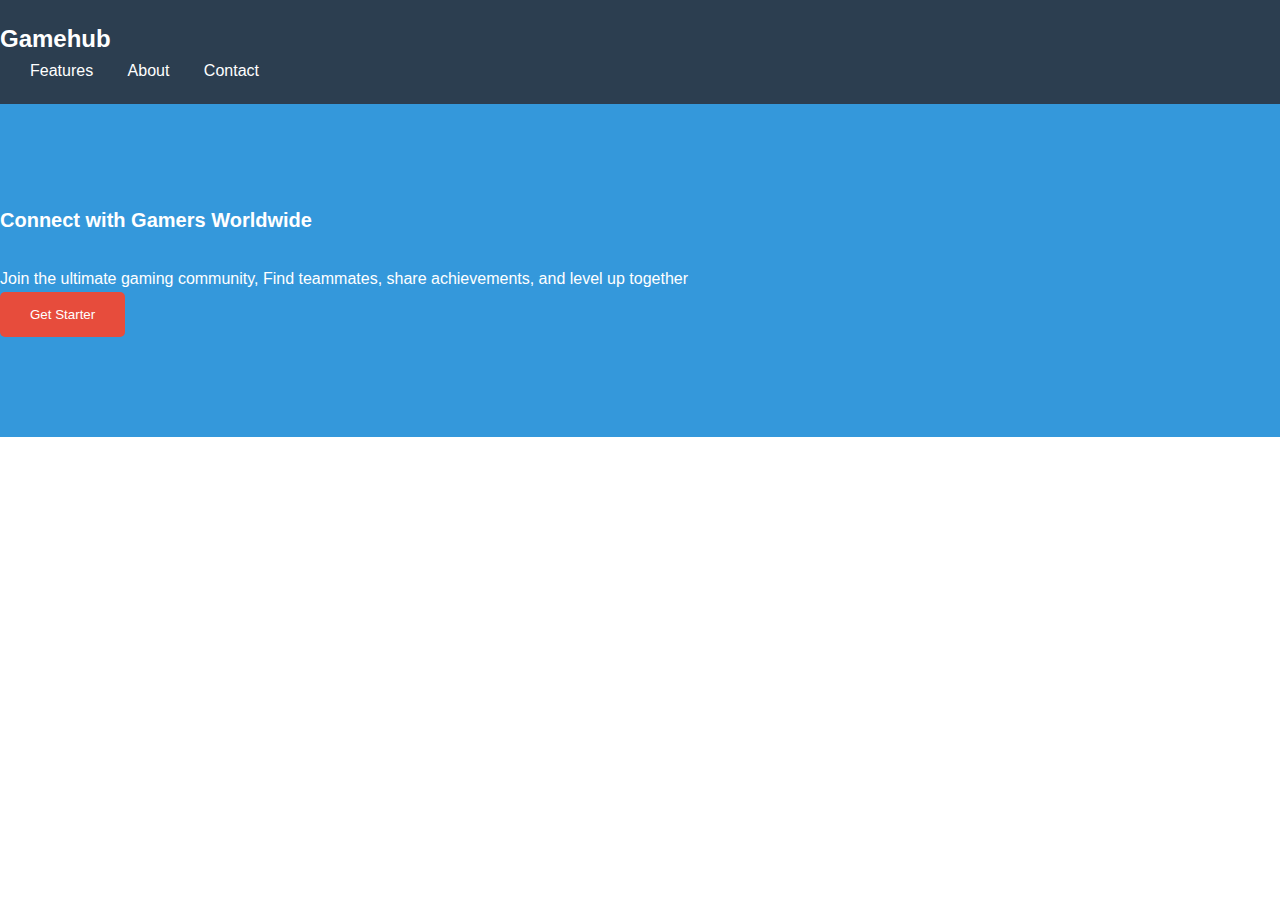
<file: index.html>
<!DOCTYPE html>
<html lang="en">
<head>
    <meta charset="UTF-8">
    <meta name="viewport" content="width=device-width, initial-scale=1.0">
    <title>GameHub - Your Gaming Community</title>
    <link rel="stylesheet" href="style.css">
</head>
<body>
    <header class="main-header">
        <div class="container">
            <div class="logo">Gamehub</div>
            <nav class="main-nav">
                <a href="#features">Features</a>
                <a href="#about">About</a>
                <a href="#contact">Contact</a>
            </nav>
        </div>
    </header>

    <section class="hero">
        <div class="container">
            <h1 class="hero-title">Connect with Gamers Worldwide</h1>
            <p class="hero-subtitle">Join the ultimate gaming community, Find teammates, share achievements, and level up together</p>
            <button class="btn btn-primary">Get Starter</button>
        </div>
    </section>
</body>
</html>
</file>
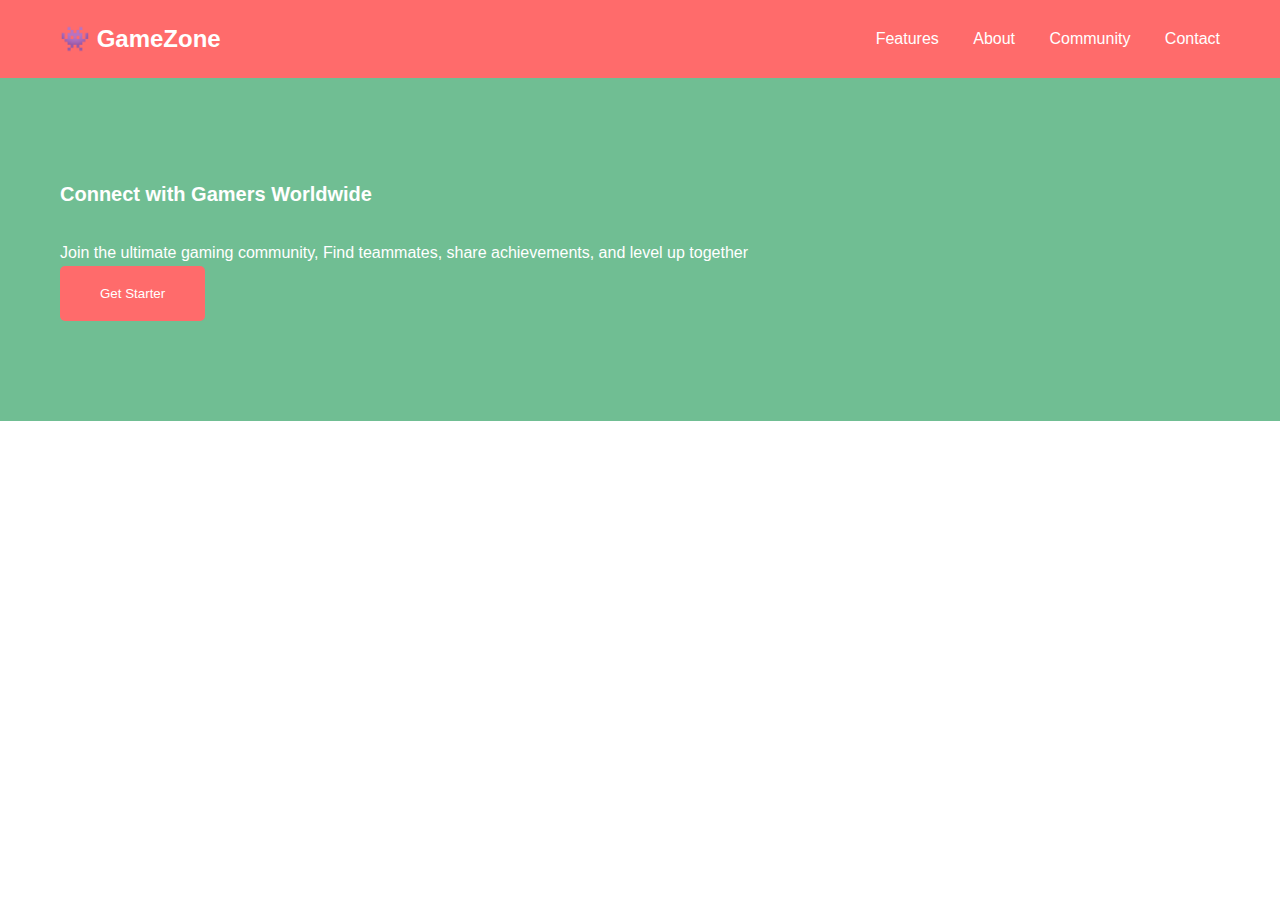
<file: Lesson7-Flexbox-Card-Layouts/index.html>
<!DOCTYPE html>
<html lang="en">
<head>
    <meta charset="UTF-8">
    <meta name="viewport" content="width=device-width, initial-scale=1.0">
    <title>GameHub - Your Gaming Community</title>
    <link rel="stylesheet" href="style.css">
</head>
<body>
    <header class="main-header">
        <div class="container">
            <div class="logo">👾 GameZone</div>
            <nav class="main-nav">
                <a href="#features">Features</a>
                <a href="#about">About</a>
                  <a href="#community">Community</a>
                <a href="#contact">Contact</a>
            </nav>
        </div>
    </header>

    <section class="hero">
        <div class="container">
            <h1 class="hero-title">Connect with Gamers Worldwide</h1>
            <p class="hero-subtitle">Join the ultimate gaming community, Find teammates, share achievements, and level up together</p>
            <button class="btn btn-primary">Get Starter</button>
        </div>
    </section>
</body>
</html>
</file>
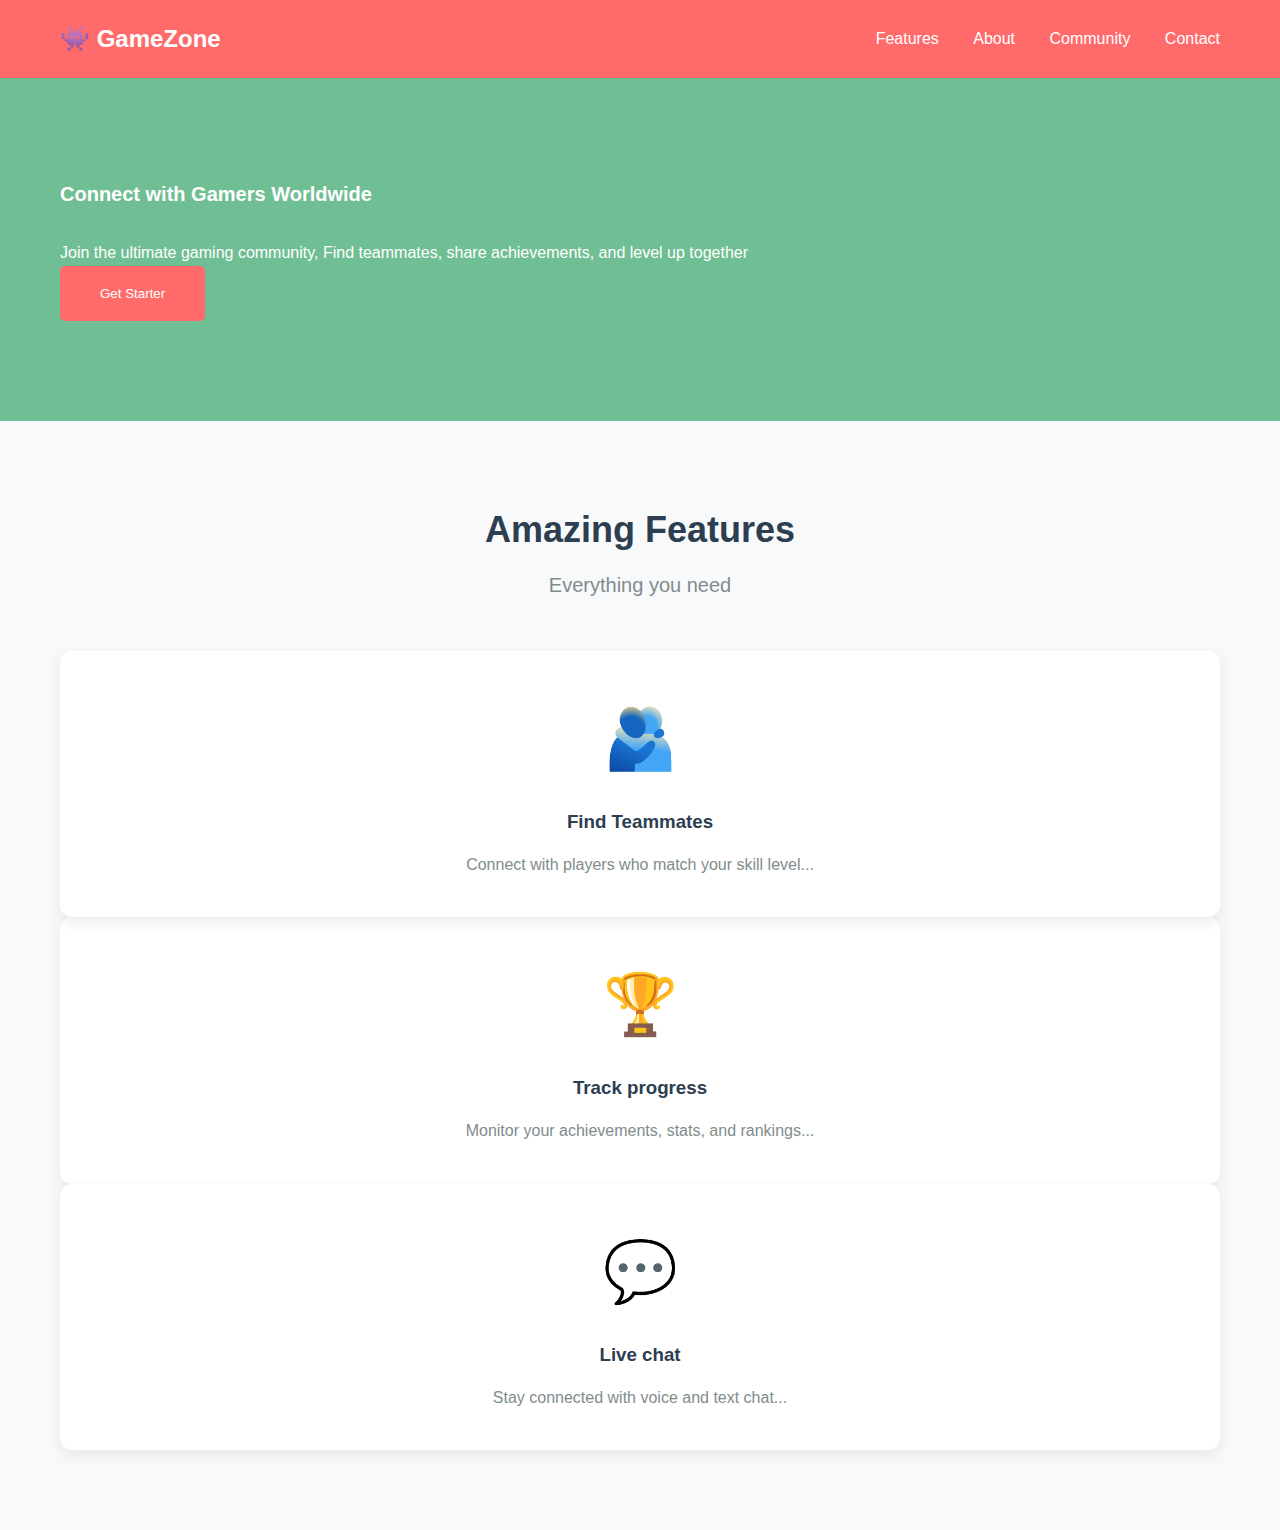
<file: Lesson8-Flexbox-Card-Layouts/index.html>
<!DOCTYPE html>
<html lang="en">
<head>
    <meta charset="UTF-8">
    <meta name="viewport" content="width=device-width, initial-scale=1.0">
    <title>GameHub - Your Gaming Community</title>
    <link rel="stylesheet" href="style.css">
</head>
<body>
    <header class="main-header">
        <div class="container">
            <div class="logo">👾 GameZone</div>
            <nav class="main-nav">
                <a href="#features">Features</a>
                <a href="#about">About</a>
                  <a href="#community">Community</a>
                <a href="#contact">Contact</a>
            </nav>
        </div>
    </header>

    <section class="hero">
        <div class="container">
            <h1 class="hero-title">Connect with Gamers Worldwide</h1>
            <p class="hero-subtitle">Join the ultimate gaming community, Find teammates, share achievements, and level up together</p>
            <button class="btn btn-primary">Get Starter</button>
        </div>
    </section>
    <section id="features" class="features">
        <div class="container">
            <h2 class="section-title">Amazing Features</h2>
            <p class="section-subtitle">
                Everything you need
            </p>
            <div class="features-grid">
                <div class="feature-card">
                <div class="feature-icon">🫂</div>
                <h3>Find Teammates</h3>
                <p>Connect with players who match your skill level...</p>
                </div>
            </div>
            <div class="feature-card">
                <div class="feature-icon">🏆</div>
                <h3>Track progress</h3>
                <p>Monitor your achievements, stats, and rankings...</p>
            </div>
               <div class="feature-card">
                <div class="feature-icon">💬</div>
                <h3>Live chat</h3>
                <p>Stay connected with voice and text chat...</p>
                
            </div>
        </div>
    </div>
    </section>
</body>
</html>
</file>
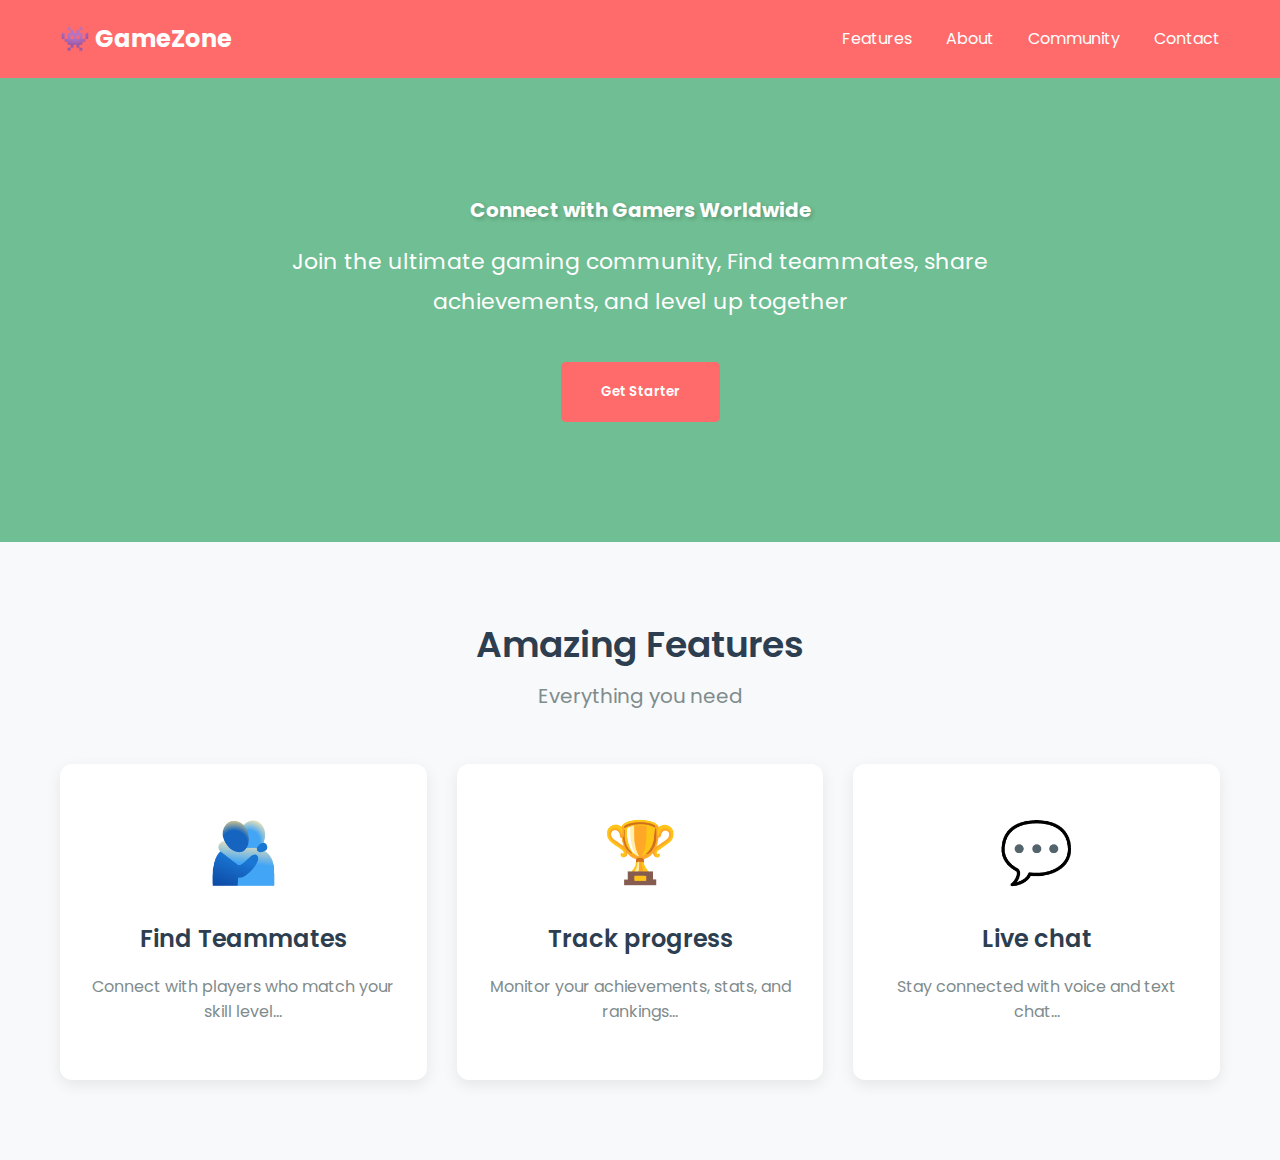
<file: lesson9-fonts/index.html>
<!DOCTYPE html>
<html lang="en">
<head>
    <meta charset="UTF-8">
    <meta name="viewport" content="width=device-width, initial-scale=1.0">
    <title>GameHub - Your Gaming Community</title>
     <link href="https://fonts.googleapis.com/css2?family=Poppins:wght@400;600;700&display=swap" rel="stylesheet">
    <link rel="stylesheet" href="style.css">
</head>
<body>
    <header class="main-header">
        <div class="container">
            <div class="logo">👾 GameZone</div>
            <nav class="main-nav">
                <a href="#features">Features</a>
                <a href="#about">About</a>
                  <a href="#community">Community</a>
                <a href="#contact">Contact</a>
            </nav>
        </div>
    </header>

    <section class="hero">
        <div class="container">
            <h1 class="hero-title">Connect with Gamers Worldwide</h1>
            <p class="hero-subtitle">Join the ultimate gaming community, Find teammates, share achievements, and level up together</p>
            <button class="btn btn-primary">Get Starter</button>
        </div>
    </section>
    <section id="features" class="features">
        <div class="container">
            <h2 class="section-title">Amazing Features</h2>
            <p class="section-subtitle">
                Everything you need
            </p>
            <div class="features-grid">
                <div class="feature-card">
                <div class="feature-icon">🫂</div>
                <h3>Find Teammates</h3>
                <p>Connect with players who match your skill level...</p>
                </div>

            <div class="feature-card">
                <div class="feature-icon">🏆</div>
                <h3>Track progress</h3>
                <p>Monitor your achievements, stats, and rankings...</p>
            </div>
               <div class="feature-card">
                <div class="feature-icon">💬</div>
                <h3>Live chat</h3>
                <p>Stay connected with voice and text chat...</p>
                
            </div>
        </div>
    </div>
    </section>
</body>
</html>
</file>
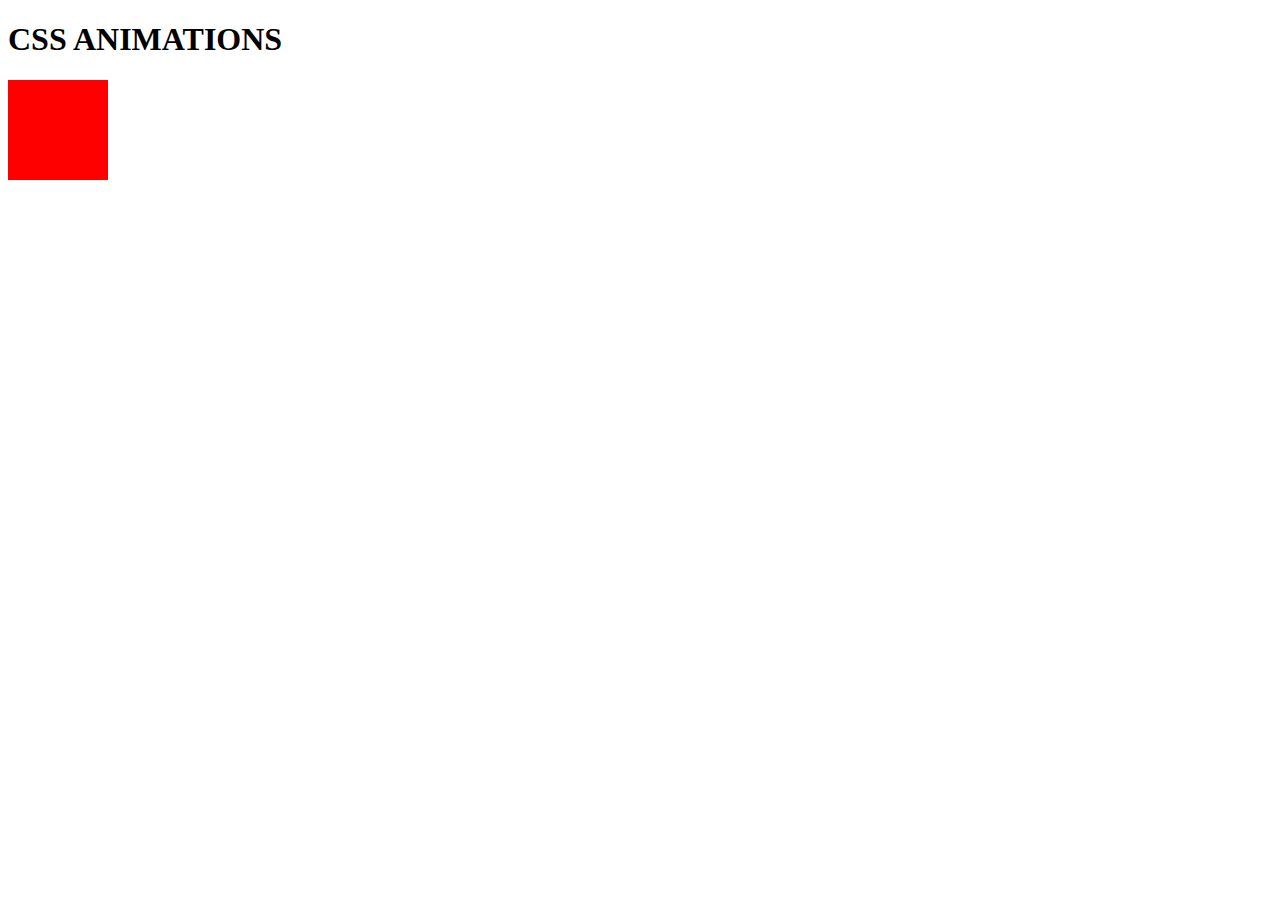
<file: Lesson13-Animations/Part1/index.html>
<!DOCTYPE html>
<html lang="en">
<head>
    <meta charset="UTF-8">
    <meta name="viewport" content="width=device-width, initial-scale=1.0">
    <title>Document</title>
    <link rel="stylesheet" href="style.css">
</head>
<body>
    <h1>CSS ANIMATIONS</h1>
    <div></div>
</body>
</html>
</file>
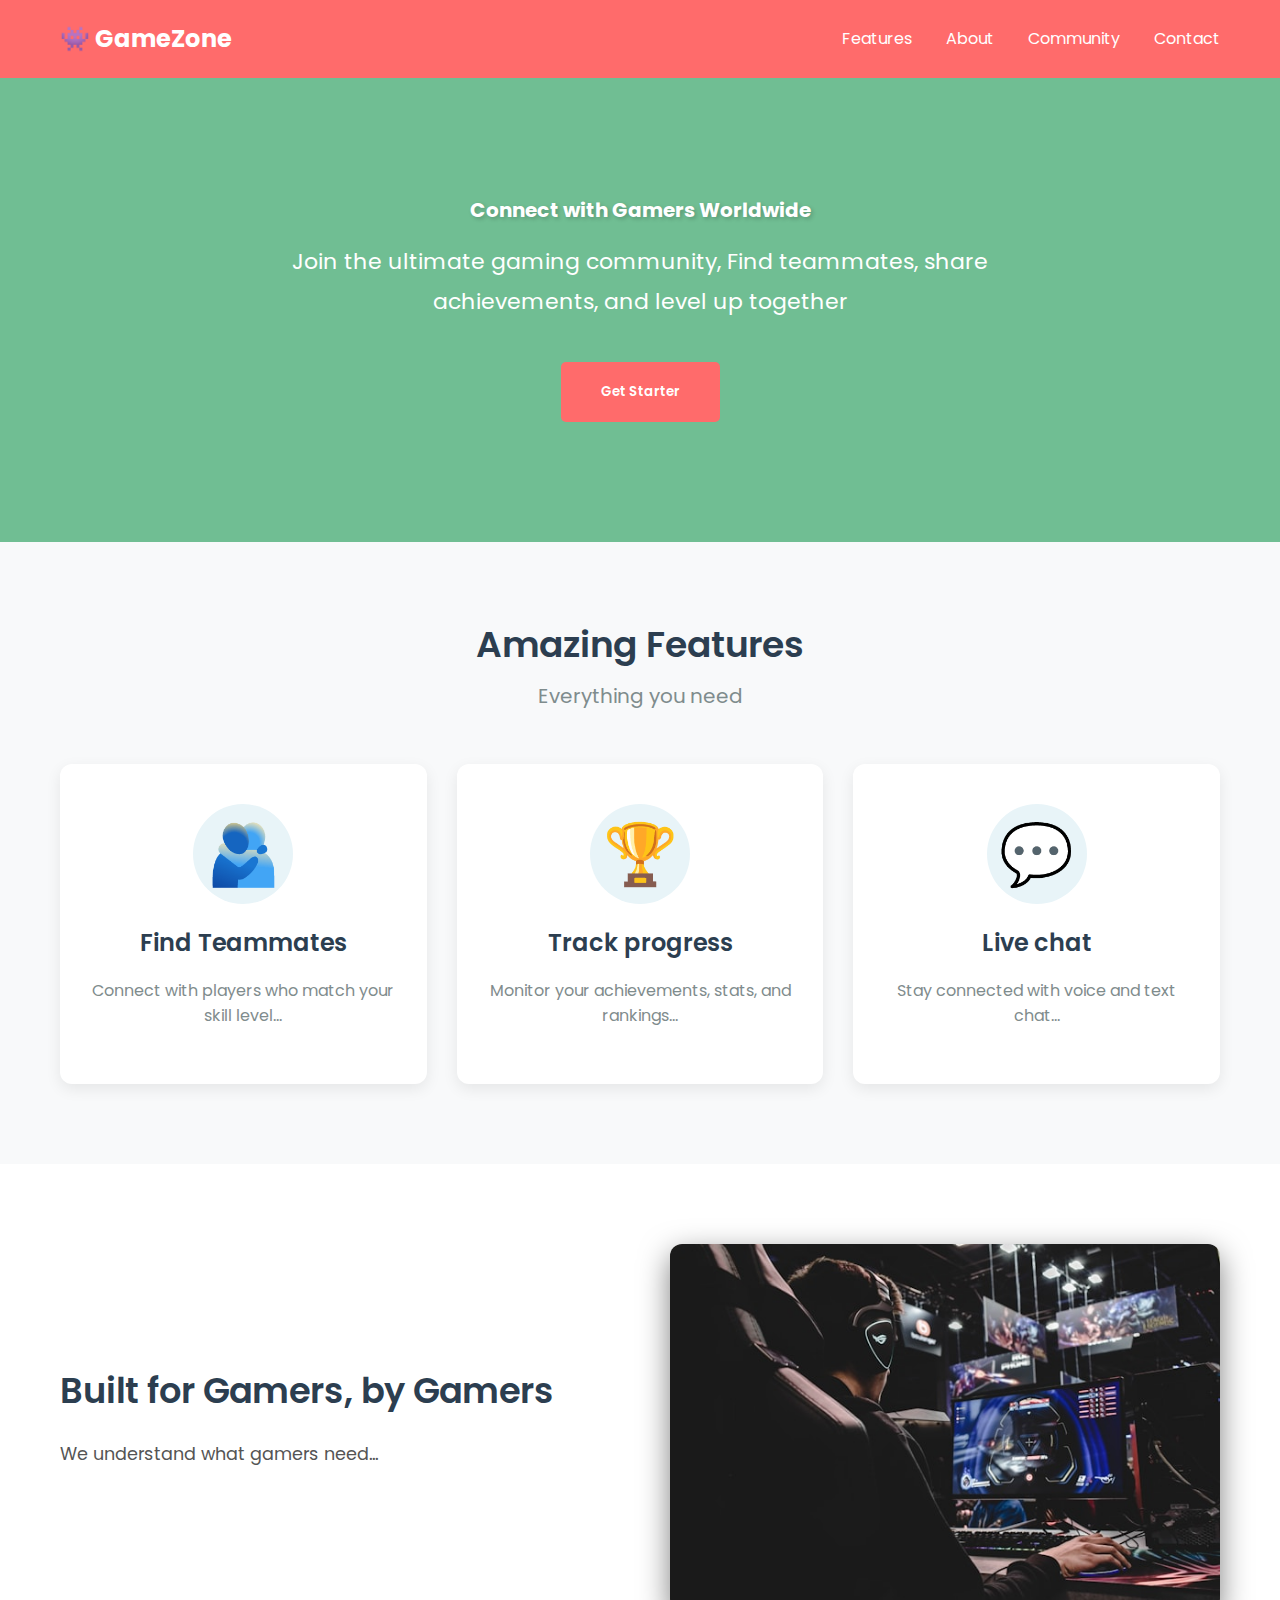
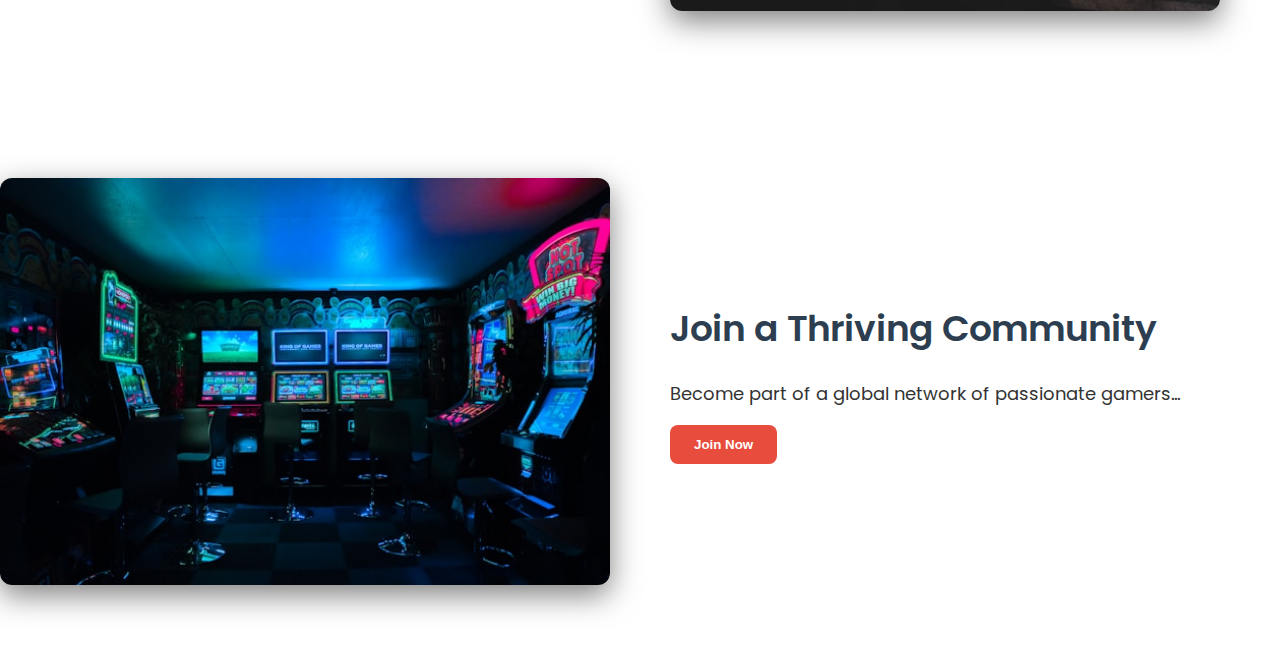
<file: Lesson11-Advanced-Transitions/Lesson11.html>
<!DOCTYPE html>
<html lang="en">
<head>
    <meta charset="UTF-8">
    <meta name="viewport" content="width=device-width, initial-scale=1.0">
    <title>GameHub - Your Gaming Community</title>
     <link href="https://fonts.googleapis.com/css2?family=Poppins:wght@400;600;700&display=swap" rel="stylesheet">
    <link rel="stylesheet" href="style.css">
</head>
<body>
    <header class="main-header">
        <div class="container">
            <div class="logo">👾 GameZone</div>
            <nav class="main-nav">
                <a href="#features">Features</a>
                <a href="#about">About</a>
                  <a href="#community">Community</a>
                <a href="#contact">Contact</a>
            </nav>
        </div>
    </header>

    <section class="hero">
        <div class="container">
            <h1 class="hero-title">Connect with Gamers Worldwide</h1>
            <p class="hero-subtitle">Join the ultimate gaming community, Find teammates, share achievements, and level up together</p>
            <button class="btn btn-primary">Get Starter</button>
        </div>
    </section>
    <section id="features" class="features">
        <div class="container">
            <h2 class="section-title">Amazing Features</h2>
            <p class="section-subtitle">
                Everything you need
            </p>
            <div class="features-grid">
                <div class="feature-card">
                <div class="feature-icon">🫂</div>
                <h3>Find Teammates</h3>
                <p>Connect with players who match your skill level...</p>
                </div>

            <div class="feature-card">
                <div class="feature-icon">🏆</div>
                <h3>Track progress</h3>
                <p>Monitor your achievements, stats, and rankings...</p>
            </div>
               <div class="feature-card">
                <div class="feature-icon">💬</div>
                <h3>Live chat</h3>
                <p>Stay connected with voice and text chat...</p>
                
            </div>
        </div>
    </div>
    </section>

        <!-- About Section -->
         <section class="about" id="about">
            <div class="container">
                <div class="about-content">
                    <div class="about-text">
                    <h2>Built for Gamers, by Gamers</h2>
                    <p>We understand what gamers need...</p>
                </div>
                <div class="about-image">
                    <img src="images/gamers.jpg" alt="Gaming setup">
                </div>
                </div>
                </div>
            </div>
         </section>
<section id="community" class="community">
    <div class="containter">
        <div class="community-content">
            <div class="community-text">
            <h2>Join a Thriving Community</h2>
            <p>Become part of a global network of passionate gamers... </p>
               <button class="join-btn">Join Now</button>
                 </div>

              <div class="community-image">
          <img src="images/community.jpg" 
          alt="Gaming community">
        </div>
      </div>
    </div>
</section>
</body>
</html>
</file>
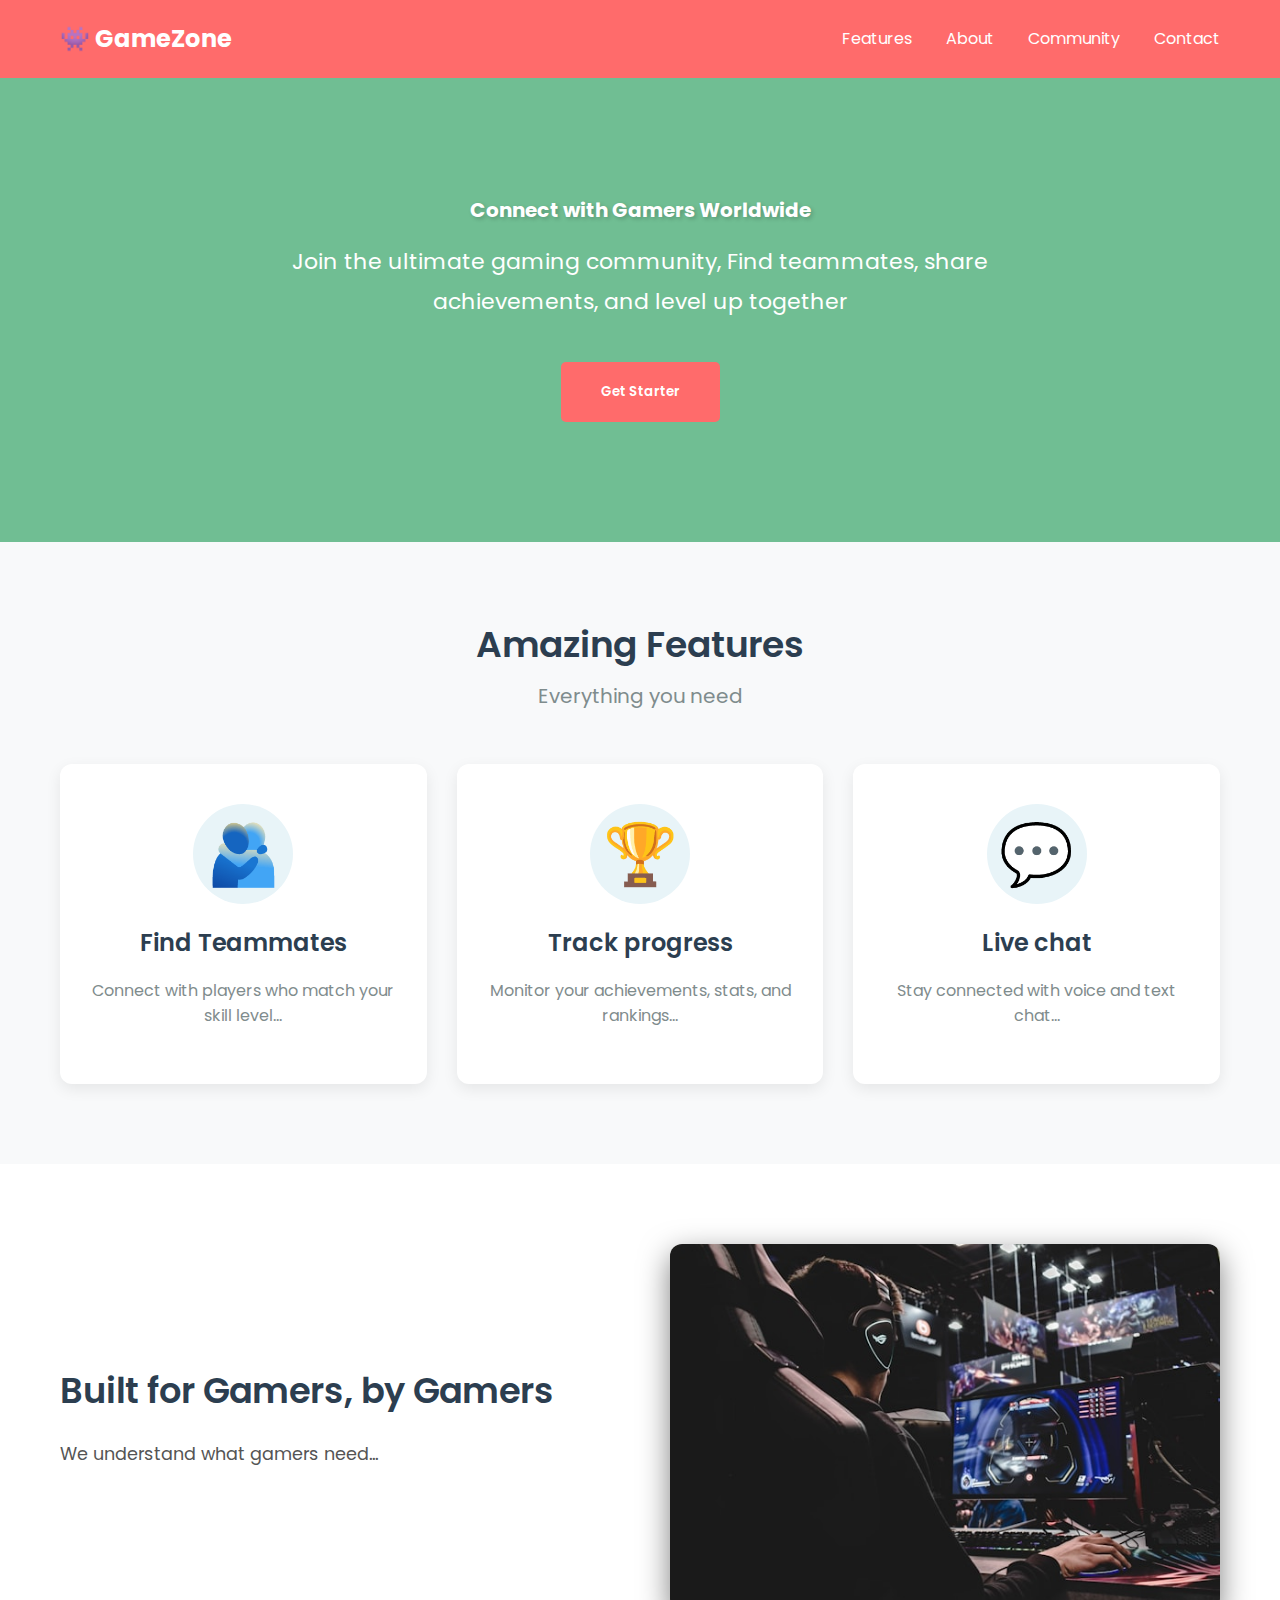
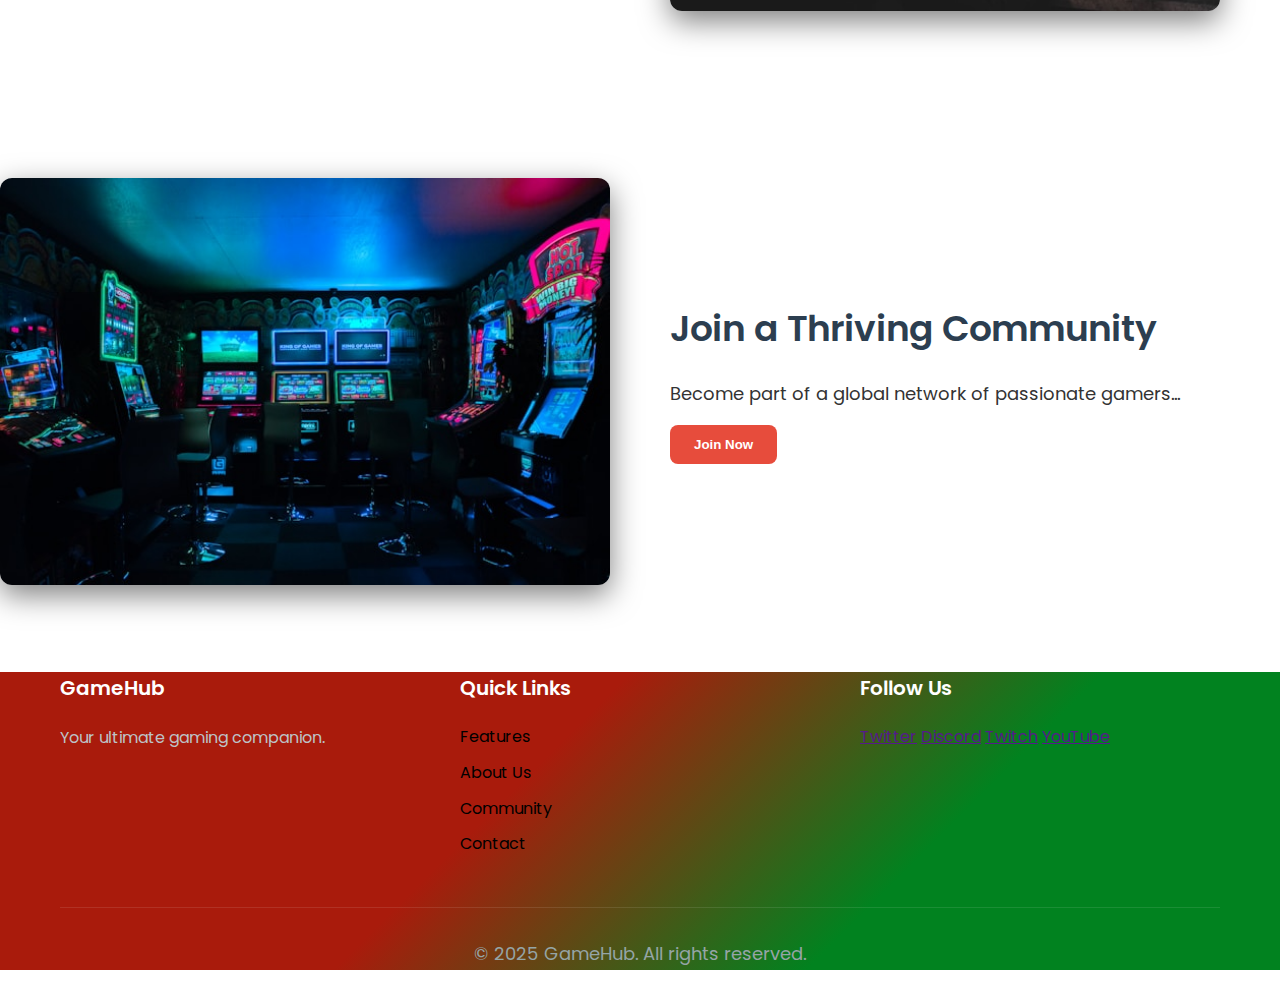
<file: Lesson12-Footer/Lesson12.html>
<!DOCTYPE html>
<html lang="en">
<head>
    <meta charset="UTF-8">
    <meta name="viewport" content="width=device-width, initial-scale=1.0">
    <title>GameHub - Your Gaming Community</title>
     <link href="https://fonts.googleapis.com/css2?family=Poppins:wght@400;600;700&display=swap" rel="stylesheet">
    <link rel="stylesheet" href="style.css">
</head>
<body>
    <header class="main-header">
        <div class="container">
            <div class="logo">👾 GameZone</div>
            <nav class="main-nav">
                <a href="#features">Features</a>
                <a href="#about">About</a>
                  <a href="#community">Community</a>
                <a href="#contact">Contact</a>
            </nav>
        </div>
    </header>

    <section class="hero">
        <div class="container">
            <h1 class="hero-title">Connect with Gamers Worldwide</h1>
            <p class="hero-subtitle">Join the ultimate gaming community, Find teammates, share achievements, and level up together</p>
            <button class="btn btn-primary">Get Starter</button>
        </div>
    </section>
    <section id="features" class="features">
        <div class="container">
            <h2 class="section-title">Amazing Features</h2>
            <p class="section-subtitle">
                Everything you need
            </p>
            <div class="features-grid">
                <div class="feature-card">
                <div class="feature-icon">🫂</div>
                <h3>Find Teammates</h3>
                <p>Connect with players who match your skill level...</p>
                </div>

            <div class="feature-card">
                <div class="feature-icon">🏆</div>
                <h3>Track progress</h3>
                <p>Monitor your achievements, stats, and rankings...</p>
            </div>
               <div class="feature-card">
                <div class="feature-icon">💬</div>
                <h3>Live chat</h3>
                <p>Stay connected with voice and text chat...</p>
                
            </div>
        </div>
    </div>
    </section>

        <!-- About Section -->
         <section class="about" id="about">
            <div class="container">
                <div class="about-content">
                    <div class="about-text">
                    <h2>Built for Gamers, by Gamers</h2>
                    <p>We understand what gamers need...</p>
                </div>
                <div class="about-image">
                    <img src="images/gamers.jpg" alt="Gaming setup">
                </div>
                </div>
                </div>
            </div>
         </section>
<section id="community" class="community">
    <div class="containter">
        <div class="community-content">
            <div class="community-text">
            <h2>Join a Thriving Community</h2>
            <p>Become part of a global network of passionate gamers... </p>
               <button class="join-btn">Join Now</button>
                 </div>

              <div class="community-image">
          <img src="images/community.jpg" 
          alt="Gaming community">
        </div>
      </div>
    </div>
</section>
<!-- Lesson 12 Footer Section -->
<footer class="main-footer" id="contact">
<div class="container">
    <div class="footer-content">
        <!-- First Column of Footer -->
         <div class="footer-section">
            <h3>GameHub</h3>
            <p>Your ultimate gaming companion.</p>

         </div>
                 <!-- First Column of Footer -->
         <div class="footer-section">
            <h3>Quick Links</h3>
            <!-- ul.footer-links>li*4>a -->
            <ul class="footer-links">
                <li><a href="#features"></a>Features</li>
                <li><a href="#about"></a>About Us</li>
                <li><a href="#community"></a>Community</li>
                <li><a href="#contact"></a>Contact</li>
            </ul>
         </div>
         <!-- Third column of the footer -->
          <div class="footer-section">
            <h3>Follow Us</h3>
            <div class="social-link">
                <a href="">Twitter</a>
                <a href="">Discord</a>
                <a href="">Twitch</a>
                <a href="">YouTube</a>
            </div>
          </div>
          
    </div>
    <div class="footer-bottom">
        <p>&copy; 2025 GameHub. All rights reserved.</p>
    </div>
</div>
</footer>
</body>
</html>
</file>
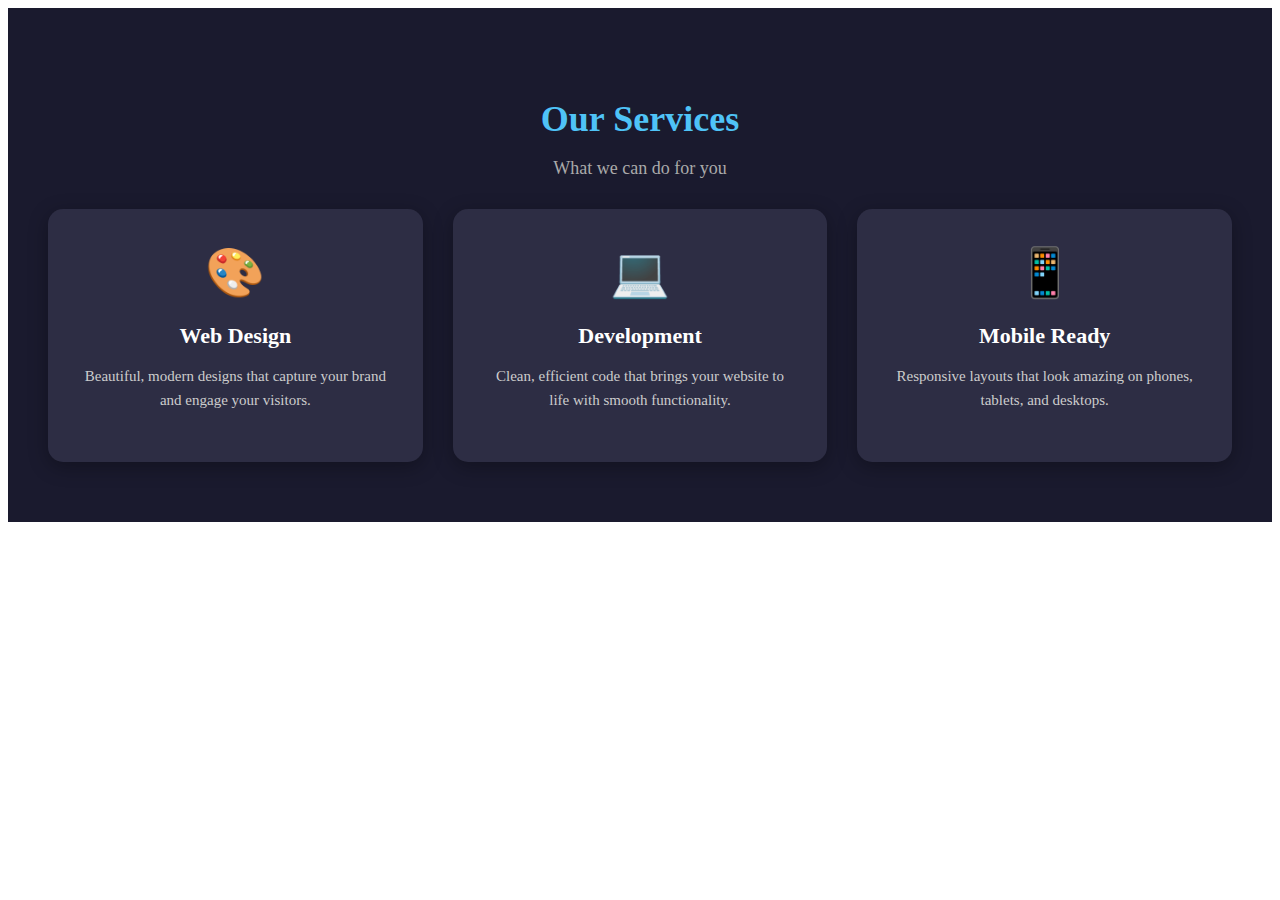
<file: Lesson15/Lesson15-practice-starter.html>
<!DOCTYPE html>
<html lang="en">
<head>
    <meta charset="UTF-8">
    <meta name="viewport" content="width=device-width, initial-scale=1.0">
    <title>TechServices - Practice Performance Task</title>
    <link rel="stylesheet" href="style.css">
</head>
<body>

    <!-- ============================================
         CSS PRACTICE PERFORMANCE TASK
         
         DO NOT MODIFY THIS HTML FILE!
         All your work should be in practice_styles.css
    ============================================= -->

    <section class="services">
        <h2 class="section-title">Our Services</h2>
        <p class="section-subtitle">What we can do for you</p>

        <div class="services-container">
            
            <div class="service-card">
                <div class="card-icon">🎨</div>
                <h3 class="card-title">Web Design</h3>
                <p class="card-description">Beautiful, modern designs that capture your brand and engage your visitors.</p>
            </div>

            <div class="service-card">
                <div class="card-icon">💻</div>
                <h3 class="card-title">Development</h3>
                <p class="card-description">Clean, efficient code that brings your website to life with smooth functionality.</p>
            </div>

            <div class="service-card">
                <div class="card-icon">📱</div>
                <h3 class="card-title">Mobile Ready</h3>
                <p class="card-description">Responsive layouts that look amazing on phones, tablets, and desktops.</p>
            </div>

        </div>
    </section>

</body>
</html>
</file>
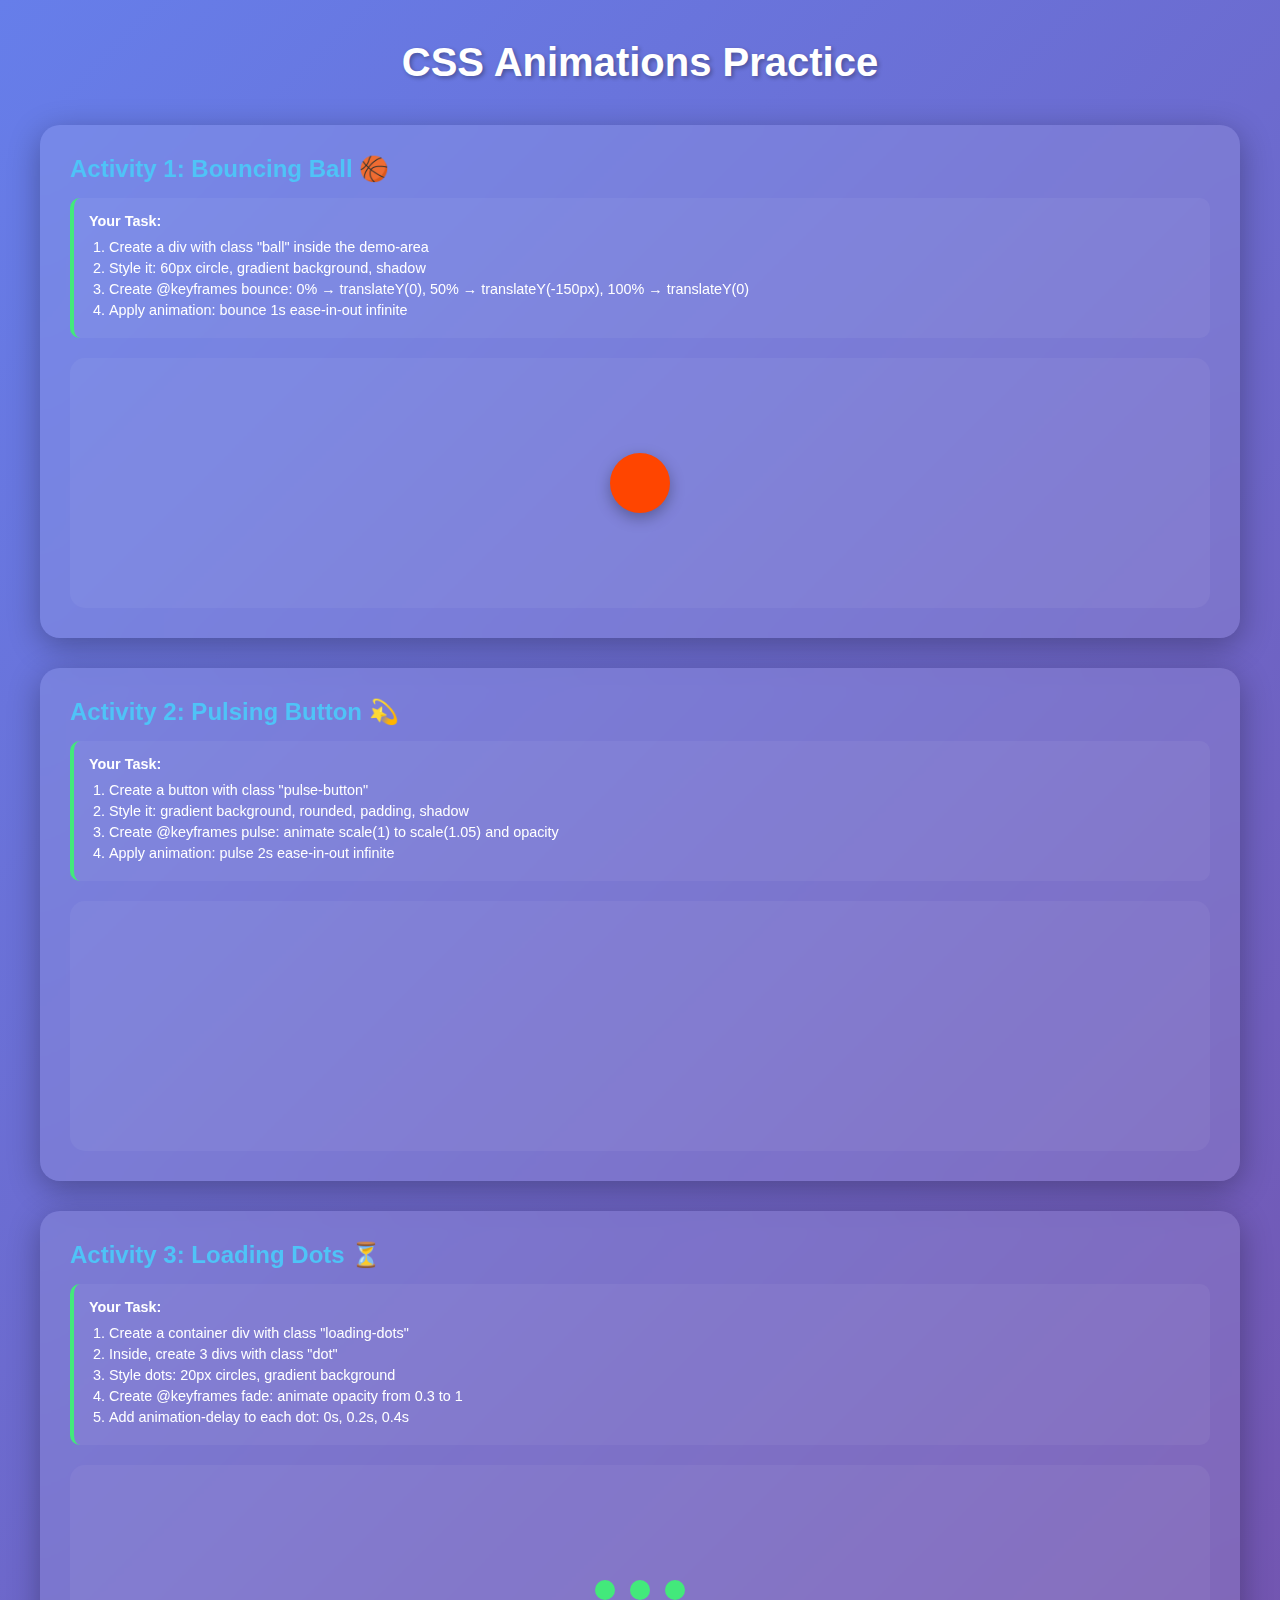
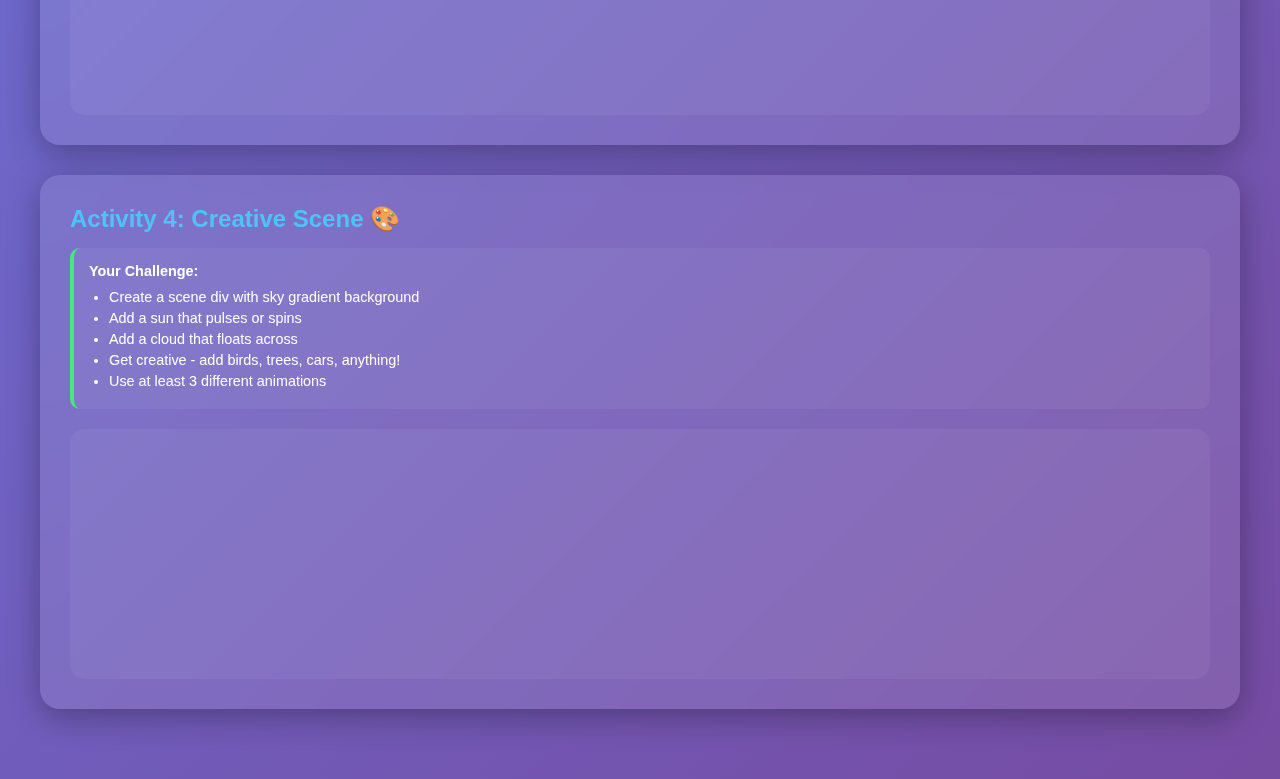
<file: Lesson13-Animations/Part2/Lesson13-2-starter.html>
<!DOCTYPE html>
<html lang="en">
<head>
    <meta charset="UTF-8">
    <meta name="viewport" content="width=device-width, initial-scale=1.0">
    <title>CSS Animations Practice</title>
    <link rel="stylesheet" href="style.css">
</head>
<body>
    <div class="container">
        <h1>CSS Animations Practice</h1>

        <!-- Activity 1: Bouncing Ball -->
        <div class="activity">
            <h2>Activity 1: Bouncing Ball 🏀</h2>
            <div class="instructions">
                <strong>Your Task:</strong>
                <ol>
                    <li>Create a div with class "ball" inside the demo-area</li>
                    <li>Style it: 60px circle, gradient background, shadow</li>
                    <li>Create @keyframes bounce: 0% → translateY(0), 50% → translateY(-150px), 100% → translateY(0)</li>
                    <li>Apply animation: bounce 1s ease-in-out infinite</li>
                </ol>
            </div>
            <div class="demo-area" id="activity1">
                <!-- TODO: Add your ball element here -->
                <div class="ball">

                </div>
            </div>
        </div>

        <!-- Activity 2: Pulsing Button -->
        <div class="activity">
            <h2>Activity 2: Pulsing Button 💫</h2>
            <div class="instructions">
                <strong>Your Task:</strong>
                <ol>
                    <li>Create a button with class "pulse-button"</li>
                    <li>Style it: gradient background, rounded, padding, shadow</li>
                    <li>Create @keyframes pulse: animate scale(1) to scale(1.05) and opacity</li>
                    <li>Apply animation: pulse 2s ease-in-out infinite</li>
                </ol>
            </div>
            <div class="demo-area" id="activity2">
                <!-- TODO: Add your button here -->
                
            </div>
        </div>

        <!-- Activity 3: Loading Dots -->
        <div class="activity">
            <h2>Activity 3: Loading Dots ⏳</h2>
            <div class="instructions">
                <strong>Your Task:</strong>
                <ol>
                    <li>Create a container div with class "loading-dots"</li>
                    <li>Inside, create 3 divs with class "dot"</li>
                    <li>Style dots: 20px circles, gradient background</li>
                    <li>Create @keyframes fade: animate opacity from 0.3 to 1</li>
                    <li>Add animation-delay to each dot: 0s, 0.2s, 0.4s</li>
                </ol>
            </div>
            <div class="demo-area" id="activity3">
                <!-- TODO: Add your loading dots here -->
                <div class="loading-dots">
                    <div class="dot"></div>
                    <div class="dot"></div>
                    <div class="dot"></div>
                </div>
            </div>
        </div>

        <!-- Activity 4: Creative Scene -->
        <div class="activity">
            <h2>Activity 4: Creative Scene 🎨</h2>
            <div class="instructions">
                <strong>Your Challenge:</strong>
                <ul>
                    <li>Create a scene div with sky gradient background</li>
                    <li>Add a sun that pulses or spins</li>
                    <li>Add a cloud that floats across</li>
                    <li>Get creative - add birds, trees, cars, anything!</li>
                    <li>Use at least 3 different animations</li>
                </ul>
            </div>
            <div class="demo-area" id="activity4">
                <!-- TODO: Build your creative scene here -->
                
            </div>
        </div>

    </div>
</body>
</html>
</file>
<file: style.css>
*{
    margin: 0;
    padding: 0;
    box-sizing: border-box;
}

body{
    font-family: 'Arial', sans-serif;
    line-height: 1.6;
    color: #333;
}

.conainer{
    max-width: 1200px;
    margin: 0 auto;
    padding: 0 20px;
}

.main-header{
    background-color: #2c3e50;
    padding: 20px 0;
}

.main-header .conainer{
    display: flex;
    justify-content: space-between;
    align-items: center;
}

.logo{
    font-size: 24px;
    font-weight: bold;
    color: #ffffff;
}

.main-nav a{
    color: #ffffff;
    text-decoration: none;
    margin-left: 30px;
}

.hero{
    background-color: #3498db;
    color: #ffffff;
    padding: 100px 0;
}

.hero-title{
    font-size: 20px;
    margin-bottom: 30px;
}

.btn{
    padding: 15px 30px;
    font-family: 18px;
    border: none;
    border-radius: 5px;
    cursor: pointer;
}

.btn-primary{
    background-color: #e74c3c;
    color: #ffffff;
}
</file>
<file: Lesson7-Flexbox-Card-Layouts/style.css>
*{
    margin: 0;
    padding: 0;
    box-sizing: border-box;
}

body{
    font-family: 'Arial', sans-serif;
    line-height: 1.6;
    color: #333;
}

.container{
    max-width: 1200px;
    margin: 0 auto;
    padding: 0 20px;
}

.main-header{
    background-color: #ff6b6b;
    padding: 20px 0;
}

.main-header .container{
    display: flex;
    justify-content: space-between;
    align-items: center;
}

.logo{
    font-size: 24px;
    font-weight: bold;
    color: #ffffff;
}

.logo:hover{
    transition: transform 0.3s ease;
    transform: scale(1.1);
    cursor: pointer;
}

.main-nav a{
    color: #ffffff;
    text-decoration: none;
    margin-left: 30px;
    transition: color 0.4s ease;
}

.main-nav a:hover{
    color: #74ea90;
    text-decoration: underline;
    padding-bottom: 5px;
}

.main-nav a:focus{
    outline: 2px solid #3498db;
    outline-offset: 4px;
}

.hero{
    background-color: #70be93;
    color: #ffffff;
    padding: 100px 0;
}

.hero-title{
    font-size: 20px;
    margin-bottom: 30px;
    transition: color 0.3s ease, transform 0.3s ease;
}
.hero-title:hover{
    color: #f39c12;
    transform: scale(1.05);
}

.btn{
    padding: 20px 40px;
    font-family: 22px;
    border: none;
    border-radius: 5px;
    cursor: pointer;
    transition: transform 0.3s ease, opacity 0.3s ease;
}

.btn-primary{
    background-color: #ff6b6b;
    color: #ffffff;
}
.btn:hover{
    transform: translateY(-2px) scale(1.05);
    opacity: 0.9;
}

.btn:active{
    transform: translateY(0);
}
</file>
<file: Lesson8-Flexbox-Card-Layouts/style.css>
*{
    margin: 0;
    padding: 0;
    box-sizing: border-box;
}

body{
    font-family: 'Arial', sans-serif;
    line-height: 1.6;
    color: #333;
}

.container{
    max-width: 1200px;
    margin: 0 auto;
    padding: 0 20px;
}

.main-header{
    background-color: #ff6b6b;
    padding: 20px 0;
}

.main-header .container{
    display: flex;
    justify-content: space-between;
    align-items: center;
}

.logo{
    font-size: 24px;
    font-weight: bold;
    color: #ffffff;
}

.logo:hover{
    transition: transform 0.3s ease;
    transform: scale(1.1);
    cursor: pointer;
}

.main-nav a{
    color: #ffffff;
    text-decoration: none;
    margin-left: 30px;
    transition: color 0.4s ease;
}

.main-nav a:hover{
    color: #74ea90;
    text-decoration: underline;
    padding-bottom: 5px;
}

.main-nav a:focus{
    outline: 2px solid #3498db;
    outline-offset: 4px;
}

.hero{
    background-color: #70be93;
    color: #ffffff;
    padding: 100px 0;
}

.hero-title{
    font-size: 20px;
    margin-bottom: 30px;
    transition: color 0.3s ease, transform 0.3s ease;
}
.hero-title:hover{
    color: #f39c12;
    transform: scale(1.05);
}

.btn{
    padding: 20px 40px;
    font-family: 22px;
    border: none;
    border-radius: 5px;
    cursor: pointer;
    transition: transform 0.3s ease, opacity 0.3s ease;
}

.btn-primary{
    background-color: #ff6b6b;
    color: #ffffff;
}
.btn:hover{
    transform: translateY(-2px) scale(1.05);
    opacity: 0.9;
}

.btn:active{
    transform: translateY(0);
}
.features{
    padding: 80px 0;
    background-color: #f8f9fa;
}
.section-title{
    text-align: center;
    font-size: 36px;
    color: #2c3e50;
    margin-bottom: 10px;
}

.section-subtitle{
    text-align: center;
    color: #7f8c8d;
    font-size: 20px;
    margin-bottom: 50px;
}
.features-grid{
    display: flex;
    gap: 30px;
    justify-content: space-between;
}
.feature-card{
    background-color: #ffffff;
    padding: 40px 30px;
    border-radius: 12px;
    box-shadow: 0 5px 15px rgba(0,0,0,0.08);
    flex: 1;
    text-align: center;
    transition: transform 0.3s ease;
    box-shadow: 0.3s ease;
}

.feature-card:hover{
    transform: translateY(-10px);
    box-shadow: 0 10px 25px rgba(0,0,0,0.15);
}
.feature-icon{
    font-size: 60px;
    margin-bottom: 20px;
}
.feature-card h3{
    color: #2c3e50;
    margin-bottom: 15px;
}

.feature-card p{
    color: #7f8c8d;
    font-size: 16px;
    line-height: 1.6;
}
</file>
<file: lesson9-fonts/style.css>
*{
    margin: 0;
    padding: 0;
    box-sizing: border-box;
}

body{
    font-family: 'Poppins', sans-serif;
    line-height: 1.6;
    color: #333;
}
h1{
    font-size: 48px;
    font-weight: 700;
    line-height: 1.2;
}

h1 {
    font-size: 48px;
    font-weight: 700;
    line-height: 1.2;
}

h2 {
    font-size:36px;
    font-weight: 600;
    line-height: 1.3;
    margin-bottom: 15px;
}

h3 {
    font-size: 24px;
    font-weight: 600;
    margin-bottom: 10px;
}

p {
    font-size: 18px;
    line-height: 1.8;
    margin-bottom: 15px;
}

.container{
    max-width: 1200px;
    margin: 0 auto;
    padding: 0 20px;
}

.main-header{
    background-color: #ff6b6b;
    padding: 20px 0;
}

.main-header .container{
    display: flex;
    justify-content: space-between;
    align-items: center;
}

.logo{
    font-size: 24px;
    font-weight: bold;
    color: #ffffff;
}

.logo:hover{
    transition: transform 0.3s ease;
    transform: scale(1.1);
    cursor: pointer;
}

.main-nav a{
    color: #ffffff;
    text-decoration: none;
    margin-left: 30px;
    transition: color 0.4s ease;
}

.main-nav a:hover{
    color: #74ea90;
    text-decoration: underline;
    padding-bottom: 5px;
}

.main-nav a:focus{
    outline: 2px solid #3498db;
    outline-offset: 4px;
}

.hero{
    background-color: #70be93;
    color: #ffffff;
    padding: 120px 0;
    text-align: center;
}

.hero-title{
    font-size: 20px;
    margin-bottom: 20px;
    text-shadow: 2px 2px 4px rgba(0,0,0,0.2);
    transition: color 0.3s ease, transform 0.3s ease;
}
.hero-subtitle{
    font-size: 22px;
    margin-bottom: 40px;
    max-width: 700px;
    margin-left: auto;
    margin-right: auto;
}
.hero-title:hover{
    color: #f39c12;
    transform: scale(1.05);
}

.btn{
    padding: 20px 40px;
    font-family: 22px;
    border: none;
    border-radius: 5px;
    cursor: pointer;
    font-weight: 600;
    font-family: 'Poppins', sans-serif;
    transition: transform 0.3s ease, opacity 0.3s ease;
}

.btn-primary{
    background-color: #ff6b6b;
    color: #ffffff;
}
.btn:hover{
    transform: translateY(-2px) scale(1.05);
    opacity: 0.9;
}

.btn:active{
    transform: translateY(0);
}
.features{
    padding: 80px 0;
    background-color: #f8f9fa;
}
.section-title{
    text-align: center;
    font-size: 36px;
    color: #2c3e50;
    margin-bottom: 10px;
}

.section-subtitle{
    text-align: center;
    color: #7f8c8d;
    font-size: 20px;
    margin-bottom: 50px;
}
.features-grid{
    display: flex;
    gap: 30px;
    justify-content: space-between;
}
.feature-card{
    background-color: #ffffff;
    padding: 40px 30px;
    border-radius: 12px;
    box-shadow: 0 5px 15px rgba(0,0,0,0.08);
    flex: 1;
    text-align: center;
    transition: transform 0.3s ease;
    box-shadow: 0.3s ease;
}

.feature-card:hover{
    transform: translateY(-10px);
    box-shadow: 0 10px 25px rgba(0,0,0,0.15);
}
.feature-icon{
    font-size: 60px;
    margin-bottom: 20px;
}
.feature-card h3{
    color: #2c3e50;
    margin-bottom: 15px;
}

.feature-card p{
    color: #7f8c8d;
    font-size: 16px;
    line-height: 1.6;
}
</file>
<file: Lesson13-Animations/Part1/style.css>
div {
    width: 100px;
    height: 100px;
    background-color: red;
    position: relative;
    /* animation-name: example;
    animation-duration: 4s; */
    /* animation: moveColor 1s infinite; */
    /* animation: colorTransform 1s infinite; */
    animation: heartBeat 1s infinite;
}

@keyframes example {
    from {background-color: red;}
    to {background-color: yellow;}
}

@keyframes example {
    0% {background-color: red;}
    25% {background-color: yellow;}
    50% {background-color: rgb(21, 130, 138);}
    75% {background-color: rgb(34, 37, 37);}
    100% {background-color: rgb(211, 9, 141);}
}

@keyframes moveColor {
    0% {background-color: red; left: 0; top: 0; }
    25% {background-color: yellow; left: 150px; top: 0;}
    50% {background-color: rgb(21, 130, 138); left: 150px; top: 150px;}
    75% {background-color: rgb(34, 37, 37); left: 0; top: 150px;}
    100% {background-color: rgb(211, 9, 141); left: 0; top: 0;}
}

@keyframes colorTransform {
    0% {background-color: red; transform: rotate(0deg) scale(1); }
    25% {background-color: yellow; transform: rotate(90deg) scale(1.2);}
    50% {background-color: rgb(21, 130, 138); transform: rotate(180deg) scale(1);}
    75% {background-color: rgb(34, 37, 37);  transform: rotate(270deg) scale(1.2);}
    100% {background-color: rgb(211, 9, 141); transform: rotate(360deg) scale(1);}
}

@keyframes heartBeat {
    0% {transform: scale(1); }
    25% {transform: scale(1.5); }
    50% {transform: scale(1); }
    75% {transform: scale(1.5); }
    100% {transform: scale(1); }
}
</file>
<file: Lesson11-Advanced-Transitions/style.css>
*{
    margin: 0;
    padding: 0;
    box-sizing: border-box;
}

body{
    font-family: 'Poppins', sans-serif;
    line-height: 1.6;
    color: #333;
}
h1{
    font-size: 48px;
    font-weight: 700;
    line-height: 1.2;
}

h1 {
    font-size: 48px;
    font-weight: 700;
    line-height: 1.2;
}

h2 {
    font-size:36px;
    font-weight: 600;
    line-height: 1.3;
    margin-bottom: 15px;
}

h3 {
    font-size: 24px;
    font-weight: 600;
    margin-bottom: 10px;
}

p {
    font-size: 18px;
    line-height: 1.8;
    margin-bottom: 15px;
}

.container{
    max-width: 1200px;
    margin: 0 auto;
    padding: 0 20px;
}

.main-header{
    background-color: #ff6b6b;
    padding: 20px 0;
}

.main-header .container{
    display: flex;
    justify-content: space-between;
    align-items: center;
}

.logo{
    font-size: 24px;
    font-weight: bold;
    color: #ffffff;
}

.logo:hover{
    transition: transform 0.3s ease;
   
    transform: scale(1.1);
    cursor: pointer;
}

.main-nav a{
    color: #ffffff;
    text-decoration: none;
    margin-left: 30px;
    transition: color 0.4s ease;
}

.main-nav a:hover{
    color: #74ea90;
    text-decoration: underline;
    padding-bottom: 5px;
}

.main-nav a:focus{
    outline: 2px solid #3498db;
    outline-offset: 4px;
}

.hero{
    background-color: #70be93;
    color: #ffffff;
    padding: 120px 0;
    text-align: center;
}

.hero-title{
    font-size: 20px;
    margin-bottom: 20px;
    text-shadow: 2px 2px 4px rgba(0,0,0,0.2);
    transition: color 0.3s ease;
}

.hero-subtitle{
    font-size: 22px;
    margin-bottom: 40px;
    max-width: 700px;
    margin-left: auto;
    margin-right: auto;
}
.hero-title:hover{
    color: #f39c12;
    transform: scale(1.05);
}

.btn{
    padding: 20px 40px;
    font-family: 22px;
    border: none;
    border-radius: 5px;
    cursor: pointer;
    font-weight: 600;
    font-family: 'Poppins', sans-serif;
    transition: transform 0.3s ease, opacity 0.3s ease;
}

.btn-primary{
    background-color: #ff6b6b;
    color: #ffffff;
}
.btn:hover{
    transform: translateY(-2px) scale(1.05);
    opacity: 0.9;
}

.btn:active{
    transform: translateY(0);
}
.features{
    padding: 80px 0;
    background-color: #f8f9fa;
}
.section-title{
    text-align: center;
    font-size: 36px;
    color: #2c3e50;
    margin-bottom: 10px;
}

.section-subtitle{
    text-align: center;
    color: #7f8c8d;
    font-size: 20px;
    margin-bottom: 50px;
}
.features-grid{
    display: flex;
    gap: 30px;
    justify-content: space-between;
}
.feature-card{
    background-color: #ffffff;
    padding: 40px 30px;
    border-radius: 12px;
    box-shadow: 0 5px 15px rgba(0,0,0,0.08);
    flex: 1;
    text-align: center;
    transition: transform 0.3s ease;
    box-shadow: 0.3s ease;
}

.feature-card:hover{
    transform: translateY(-10px);
    box-shadow: 0 10px 25px rgba(0,0,0,0.15);
}
.feature-card:hover .feature-icon{
    transform: scale(1.4) rotate(360deg);
}
.feature-icon{
    font-size: 60px;
    margin-bottom: 20px;
    width: 100px;
    height: 100px;
    background-color: #e8f4f8;
    border-radius: 50%;
    transition: transform 1s ease;
    display: flex;
    align-items: center;
    justify-content: center;
    margin: 0 auto 20px;
}
.feature-card h3{
    color: #2c3e50;
    margin-bottom: 15px;
}

.feature-card p{
    color: #7f8c8d;
    font-size: 16px;
    line-height: 1.6;
}

/* Lesson 10 */
.about{
    padding: 80px 0;
    background-color: white;
}

.about-content{
    display: flex;
    align-items: center;
    gap: 60px;
}


.about-text{
    flex: 1;
}
.about-image{
    flex: 1;
}
.about-text h2{
    color: #2c3e50;
    margin-bottom: 25px;
    font-size: 2.2rem;
}
.about-text p{
    color: #555;
    font-size: 1.1rem;
    line-height: 1.8;
    margin-bottom: 1.5rem;
}
.about-image img{
    width: 100%;
    border-radius: 12px;
    box-shadow: 0 10px 30px rgba(0,0,0,0.5);
    transition: transform 0.3s ease;
}
.about-image img:hover, .community-image img:hover{
    transform: scale(1.1);
}
.community{
    padding: 80px 0;
    background-color: #ffffff;
}
.community-content{
    display: flex;
    align-items: center;
    gap: 60px;
}
.community-text{
    flex: 1;
}
.community-image{
    flex: 1;
}
.community-text h2{
    color: #2c3e50;
    margin-bottom: 25px;
}
.join-btn{
    background: #e74c3c;
    color: white;
    border: none;
    padding: 12px 24px;
    border-radius: 8px;
    font-weight: 600;
    cursor: pointer;
}
.community-image img{
    width: 100%;
    border-radius: 12px;
    transition: transform 0.3s ease;
}
.community-image img{
      box-shadow: 0 10px 30px rgba(0, 0, 0, 0.5);
}
.community-content{
    flex-direction: row-reverse;
}
</file>
<file: Lesson12-Footer/style.css>
*{
    margin: 0;
    padding: 0;
    box-sizing: border-box;
}

body{
    font-family: 'Poppins', sans-serif;
    line-height: 1.6;
    color: #333;
}
h1{
    font-size: 48px;
    font-weight: 700;
    line-height: 1.2;
}

h1 {
    font-size: 48px;
    font-weight: 700;
    line-height: 1.2;
}

h2 {
    font-size:36px;
    font-weight: 600;
    line-height: 1.3;
    margin-bottom: 15px;
}

h3 {
    font-size: 24px;
    font-weight: 600;
    margin-bottom: 10px;
}

p {
    font-size: 18px;
    line-height: 1.8;
    margin-bottom: 15px;
}

.container{
    max-width: 1200px;
    margin: 0 auto;
    padding: 0 20px;
}

.main-header{
    background-color: #ff6b6b;
    padding: 20px 0;
}

.main-header .container{
    display: flex;
    justify-content: space-between;
    align-items: center;
}

.logo{
    font-size: 24px;
    font-weight: bold;
    color: #ffffff;
}

.logo:hover{
    transition: transform 0.3s ease;
   
    transform: scale(1.1);
    cursor: pointer;
}

.main-nav a{
    color: #ffffff;
    text-decoration: none;
    margin-left: 30px;
    transition: color 0.4s ease;
}

.main-nav a:hover{
    color: #74ea90;
    text-decoration: underline;
    padding-bottom: 5px;
}

.main-nav a:focus{
    outline: 2px solid #3498db;
    outline-offset: 4px;
}

.hero{
    background-color: #70be93;
    color: #ffffff;
    padding: 120px 0;
    text-align: center;
}

.hero-title{
    font-size: 20px;
    margin-bottom: 20px;
    text-shadow: 2px 2px 4px rgba(0,0,0,0.2);
    transition: color 0.3s ease;
}

.hero-subtitle{
    font-size: 22px;
    margin-bottom: 40px;
    max-width: 700px;
    margin-left: auto;
    margin-right: auto;
}
.hero-title:hover{
    color: #f39c12;
    transform: scale(1.05);
}

.btn{
    padding: 20px 40px;
    font-family: 22px;
    border: none;
    border-radius: 5px;
    cursor: pointer;
    font-weight: 600;
    font-family: 'Poppins', sans-serif;
    transition: transform 0.3s ease, opacity 0.3s ease;
}

.btn-primary{
    background-color: #ff6b6b;
    color: #ffffff;
}
.btn:hover{
    transform: translateY(-2px) scale(1.05);
    opacity: 0.9;
}

.btn:active{
    transform: translateY(0);
}
.features{
    padding: 80px 0;
    background-color: #f8f9fa;
}
.section-title{
    text-align: center;
    font-size: 36px;
    color: #2c3e50;
    margin-bottom: 10px;
}

.section-subtitle{
    text-align: center;
    color: #7f8c8d;
    font-size: 20px;
    margin-bottom: 50px;
}
.features-grid{
    display: flex;
    gap: 30px;
    justify-content: space-between;
}
.feature-card{
    background-color: #ffffff;
    padding: 40px 30px;
    border-radius: 12px;
    box-shadow: 0 5px 15px rgba(0,0,0,0.08);
    flex: 1;
    text-align: center;
    transition: transform 0.3s ease;
    box-shadow: 0.3s ease;
}

.feature-card:hover{
    transform: translateY(-10px);
    box-shadow: 0 10px 25px rgba(0,0,0,0.15);
}
.feature-card:hover .feature-icon{
    transform: scale(1.4) rotate(360deg);
}
.feature-icon{
    font-size: 60px;
    margin-bottom: 20px;
    width: 100px;
    height: 100px;
    background-color: #e8f4f8;
    border-radius: 50%;
    transition: transform 1s ease;
    display: flex;
    align-items: center;
    justify-content: center;
    margin: 0 auto 20px;
}
.feature-card h3{
    color: #2c3e50;
    margin-bottom: 15px;
}

.feature-card p{
    color: #7f8c8d;
    font-size: 16px;
    line-height: 1.6;
}

/* Lesson 10 */
.about{
    padding: 80px 0;
    background-color: white;
}

.about-content{
    display: flex;
    align-items: center;
    gap: 60px;
}


.about-text{
    flex: 1;
}
.about-image{
    flex: 1;
}
.about-text h2{
    color: #2c3e50;
    margin-bottom: 25px;
    font-size: 2.2rem;
}
.about-text p{
    color: #555;
    font-size: 1.1rem;
    line-height: 1.8;
    margin-bottom: 1.5rem;
}
.about-image img{
    width: 100%;
    border-radius: 12px;
    box-shadow: 0 10px 30px rgba(0,0,0,0.5);
    transition: transform 0.3s ease;
}
.about-image img:hover, .community-image img:hover{
    transform: scale(1.1);
}
.community{
    padding: 80px 0;
    background-color: #ffffff;
}
.community-content{
    display: flex;
    align-items: center;
    gap: 60px;
}
.community-text{
    flex: 1;
}
.community-image{
    flex: 1;
}
.community-text h2{
    color: #2c3e50;
    margin-bottom: 25px;
}
.join-btn{
    background: #e74c3c;
    color: white;
    border: none;
    padding: 12px 24px;
    border-radius: 8px;
    font-weight: 600;
    cursor: pointer;
}
.community-image img{
    width: 100%;
    border-radius: 12px;
    transition: transform 0.3s ease;
}
.community-image img{
      box-shadow: 0 10px 30px rgba(0, 0, 0, 0.5);
}
.community-content{
    flex-direction: row-reverse;
}

/* Start of lesson 12 */

.main-footer{
    background: linear-gradient(135deg, #a91b0c 40%, #01821f 70%);
        color: rgb(0, 0, 0);
    }

.footer-content{
    display: flex;
    justify-content: center;
    gap: 40px;
    margin-bottom: 40px;
}

.footer-section{
    flex: 1;
    min-width: 250px;
}

.footer-section h3{
    color: #ffffff;
    margin-bottom: 20px;
    font-size: 20px;
}

.footer-section p{
    color: #bdc3c7;
    font-size: 16px;
}
.footer-links{
    list-style: none;
}
.footer-links li {
    margin-bottom: 10px;
}
.footer-links a {
    color: #bdc3c7;
    text-decoration: none;
    transition: color  0.3s ease;
}

.footer-links a:hover {
    color: #3498db;
}
.social-links{
    display: flex;
    gap: 20px;
    flex-wrap: wrap;
}

.social-links a{
    color: #bdc3c7;
    text-decoration: none;
    font-size: 16px;
    transition: color 0.3s ease;
}

.social-links a:hover{
    color: #3498db;
}

.footer-bottom{
    text-align: center;
    padding-top: 30px;
    border-top: 1px solid rgba(255,255,255,0.1);
    color: #95a5a6;
}

.footer-bottom a{
    color: #95a5a6;
    text-decoration: none;
    transition: color 0.3s ease;
}

.footer-bottom a:hover{
    color: #3498db;
}
</file>
<file: Lesson15/style.css>
/* =============================================
   CSS PRACTICE PERFORMANCE TASK
   
   TIME LIMIT: 30 minutes
   TOTAL POINTS: 100 points
   
   INSTRUCTIONS:
   - Complete each task in order
   - Write your CSS in the designated sections
   - Test your work in the browser frequently
   - Partial credit is available
   
   DO NOT modify the HTML file!
   ============================================= */


/* ===========================================
   TASK 1: Section Background & Typography (20 points)
   
   Style the .services section:
   - Background color: #1a1a2e
   - Padding: 60px on top/bottom, 40px on left/right
   
   Style the .section-title:
   - Text color: #4fc3f7 (cyan)
   - Font size: 36px
   - Center the text
   - Remove default margins, add 10px bottom margin
   
   Style the .section-subtitle:
   - Text color: #aaaaaa (gray)
   - Font size: 18px
   - Center the text
   - Add 30px bottom margin
   =========================================== */

/* YOUR CODE FOR TASK 1 HERE: */

.services{
   background-color: #1a1a2e;
   padding: 60px 40px;
}

.section-title{
 
   color: #4fc3f7;
   font-size: 36px;
   text-align: center;
   margin-bottom: 10px;
}
.section-subtitle{
   color: #aaaaaa;
   font-size: 18px;
   text-align: center;
   margin-bottom: 30px;
}


/* ===========================================
   TASK 2: Flexbox Card Layout (20 points)
   
   Style the .services-container:
   - Use flexbox to put cards side-by-side
   - Add 30px gap between cards
   - Center the cards horizontally
   
   Style each .service-card:
   - Make all cards equal width using flex
   - Background color: #2d2d44
   - Padding: 35px
   - Center all text inside
   =========================================== */

/* YOUR CODE FOR TASK 2 HERE: */
.services-container{
   display: flex;
   gap: 30px;
   justify-content: center;
}

.service-card{
   flex: 1;
   background-color: #2d2d44;
   padding: 35px;
   text-align: center;
   border-radius: 15px;
   box-shadow: 0 5px 20px rgba(0, 0, 0, 0.3);
}


/* ===========================================
   TASK 3: Card Visual Styling (20 points)
   
   Continue styling .service-card:
   - Rounded corners: 15px
   - Box shadow: 0 5px 20px with rgba(0,0,0,0.3)
   
   Style the .card-icon:
   - Font size: 48px
   - Add 15px bottom margin
   
   Style the .card-title:
   - Text color: white
   - Font size: 22px
   - Add 15px bottom margin
   
   Style the .card-description:
   - Text color: #cccccc
   - Font size: 15px
   - Line height: 1.6
   =========================================== */

/* YOUR CODE FOR TASK 3 HERE: */

.service-card{
   border-radius: 15px;
   box-shadow: 0 5px 20px rgba(0, 0, 0, 0.3);
   transition: ease 0.3s;
    transition: ease 0.3s;
}

.card-icon{
   font-size: 48px;
   margin-bottom: 15px;
}
.card-title{
   color: white;
   font-size: 22px;
   margin-bottom: 15px;
}
.card-description{
   color: #cccccc;
   font-size: 15px;
   line-height: 1.6;
}


/* ===========================================
   TASK 4: Hover Effect with Transition (20 points)
   
   Add a smooth hover effect to .service-card:
   
   On the BASE state (.service-card):
   - Add transition for transform and box-shadow
   - Duration: 0.3s
   - Timing: ease
   
   On HOVER (.service-card:hover):
   - Move the card UP by 10px
   - Increase box-shadow to: 0 15px 35px with rgba(0,0,0,0.4)
   =========================================== */

/* YOUR CODE FOR TASK 4 HERE: */

.service-card:hover{
transform: translateY(-10px);
box-shadow : 0 15px 35px rgba(0, 0, 0, 0.4)
}


/* ===========================================
   TASK 5: Responsive Design (20 points)
   
   Create a media query for screens 768px or smaller:
   
   Inside the media query:
   - Make .services-container stack cards vertically
   - Change .section-title font size to 28px
   - Change .services padding to 40px on top/bottom, 20px on left/right
   
   REMEMBER: Media queries go at the END of your CSS!
   =========================================== */

/* YOUR CODE FOR TASK 5 HERE: */



@media(max-width:768px){
.services-container{
   display: flex;
   flex-direction: column;
}
.section-title{
   font-size: 28px;
}
.services{
padding: 40px;
}
}
/* =============================================
END OF TASKS
   
   Checklist before submitting:
   [ ] All 5 tasks attempted
   [ ] Semicolons after every property value
   [ ] Tested in browser
   [ ] Tested responsive by resizing window
   ============================================= */
</file>
<file: Lesson13-Animations/Part2/style.css>
/* ========================================
   BASIC PAGE SETUP - ALREADY DONE FOR YOU
   ======================================== */

* {
    margin: 0;
    padding: 0;
    box-sizing: border-box;
}

body {
    font-family: 'Segoe UI', Tahoma, Geneva, Verdana, sans-serif;
    background: linear-gradient(135deg, #667eea 0%, #764ba2 100%);
    color: white;
    padding: 40px 20px;
    min-height: 100vh;
}

.container {
    max-width: 1200px;
    margin: 0 auto;
}

h1 {
    text-align: center;
    margin-bottom: 40px;
    font-size: 2.5em;
    text-shadow: 2px 2px 4px rgba(0, 0, 0, 0.3);
}

/* Activity Card Styling */
.activity {
    background: rgba(255, 255, 255, 0.1);
    backdrop-filter: blur(10px);
    border-radius: 20px;
    padding: 30px;
    margin-bottom: 30px;
    box-shadow: 0 8px 32px rgba(0, 0, 0, 0.3);
}

.activity h2 {
    color: #4fc3f7;
    margin-bottom: 15px;
}

.instructions {
    background: rgba(255, 255, 255, 0.05);
    padding: 15px;
    border-radius: 10px;
    margin-bottom: 20px;
    border-left: 4px solid #43e97b;
    font-size: 0.9em;
}

.instructions ol,
.instructions ul {
    margin-left: 20px;
    margin-top: 10px;
}

.instructions li {
    margin-bottom: 5px;
}

.instructions code {
    background: rgba(255, 255, 255, 0.2);
    padding: 2px 6px;
    border-radius: 4px;
    color: #ffd700;
    font-size: 0.9em;
}

/* Demo Area - Where your animations will appear */
.demo-area {
    background: rgba(255, 255, 255, 0.05);
    border-radius: 15px;
    padding: 60px;
    min-height: 250px;
    display: flex;
    align-items: center;
    justify-content: center;
}


/* ========================================
   YOUR CODE STARTS HERE!
   Add your animations below
   ======================================== */

/* ACTIVITY 1: BOUNCING BALL */
/* TODO: Create .ball styles here */
.ball{
    /* Size and Shape */
    width: 60px;
    height: 60px;
    border-radius: 50%;
    /* Colors and Effects */
    background-color: orangered;
    box-shadow: 0 5px 15px rgba(0, 0, 0, 0.3);
    /* Apply Animation */
    animation: bounce 1s ease-in-out infinite;
}

/* TODO: Create @keyframes bounce here */
@keyframes bounce{
    0%{transform: translateY(-50px);}
    50%{transform: translateY(50px);}
    100%{transform: translateY(-50px);}
}

/* ACTIVITY 2: PULSING BUTTON */
/* TODO: Create .pulse-button styles here */


/* TODO: Create @keyframes pulse here */


/* ACTIVITY 3: LOADING DOTS */
/* TODO: Create .loading-dots and .dot styles here */
.loading-dots{
    display: flex;
    gap: 15px;
}

.dot{
    width: 20px;
    height: 20px;
    border-radius: 50%;
    background-color: #43e97b;
    animation: fade 1.2s ease-in-out infinite;
}

/* TODO: Create animation delays for each dot */
.loading-dots :nth-child(1){
    animation-delay: 0s ;
}
.loading-dots :nth-child(2){
    animation-delay: 0.2s ;
}
.loading-dots :nth-child(3){
    animation-delay: 0.4s ;
}


@keyframes fade {
    0%{opacity: 0.3;}
    50%{opacity: 1;}
    100%{opacity: 0.3;}
}

/* TODO: Create @keyframes fade here */


/* ACTIVITY 4: CREATIVE SCENE */
/* TODO: Create your scene and all its elements here */


/* TODO: Create all your creative animations here */
</file>
